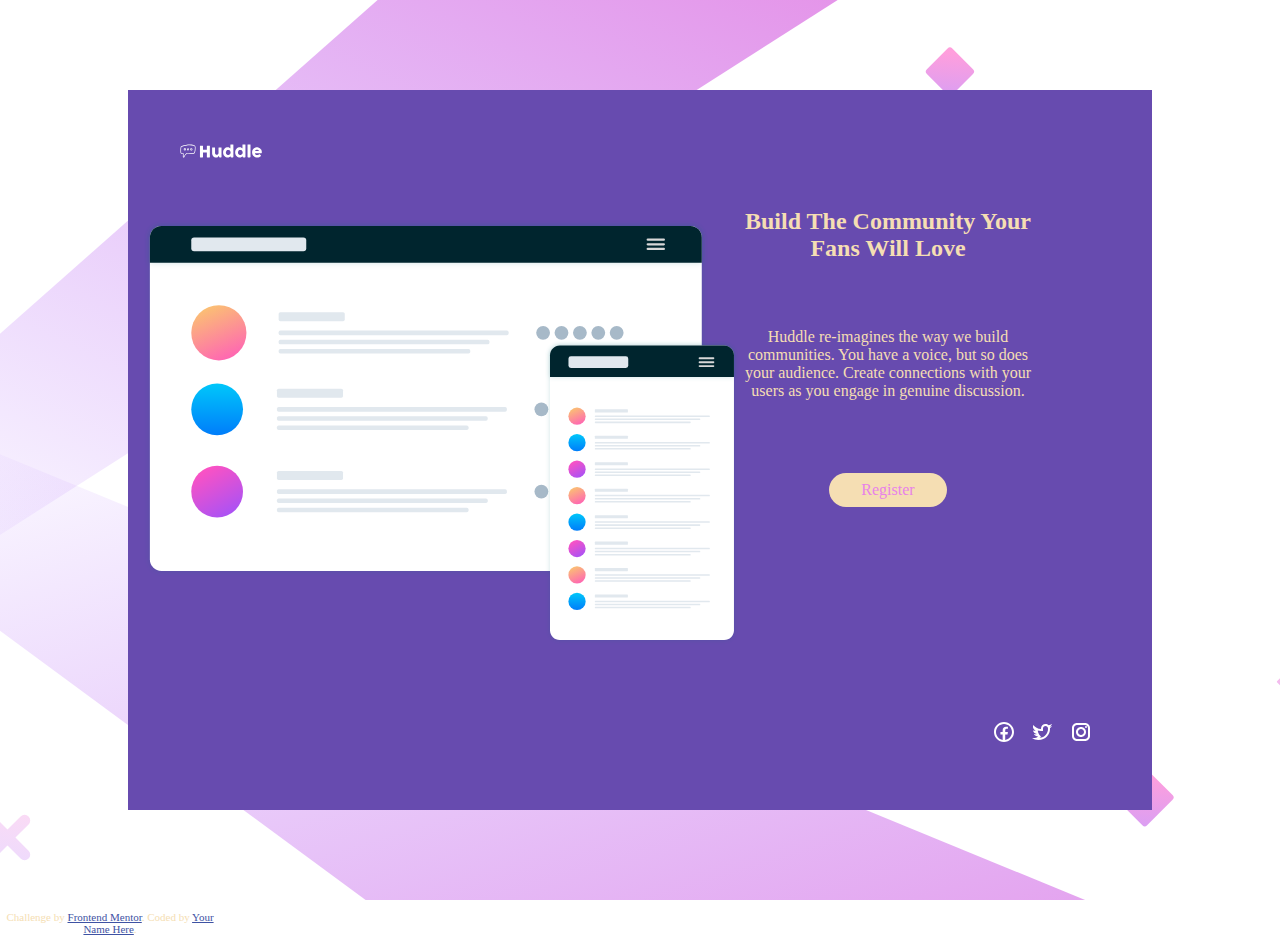
<file: css-newbie/huddle-landing-page-with-single-introductory-section-master/src/index.html>
<!DOCTYPE html>
<html lang="en">
<head>
  <meta charset="UTF-8">
  <meta name="viewport" content="width=device-width, initial-scale=1.0"> <!-- displays site properly based on user's device -->

  <link rel="icon" type="image/png" sizes="32x32" href="./images/favicon-32x32.png">
  <link rel="stylesheet" href="style.css">
  
  <title>Frontend Mentor | Huddle landing page with single introductory section</title>

  <!-- Feel free to remove these styles or customise in your own stylesheet 👍 -->

  <style>
    .attribution { font-size: 11px; text-align: center; }
    .attribution a { color: hsl(228, 45%, 44%); }
  </style>
</head>
<body>


  <div class="container">
      <img src="./images/bg-mobile.svg" class="hide-for-desktop"/>
      <img src="./images/bg-desktop.svg" class="hide-for-mobile show-for-desktop"/>
    <section class="hero">
        <div class="hero_container">

      
      
        <div class="logo">
            <img src="./images/logo.svg"/>
        </div>

        <div class="hero_section">
            <div class="hero_img">
                   <img src="./images/illustration-mockups.svg" />
            </div>
            <div class="hero_details"> 
              <h2> Build The Community Your Fans Will Love
              </h2>
              <p>  Huddle re-imagines the way we build communities. You have a voice, but so does your audience. 
                Create connections with your users as you engage in genuine discussion. </p>


                <a href="#" class="btn">
                  Register
                </a>
              
                
            </div>
        
        </div>

      <div class="social_links">
        <div>
          <img src="./images/icons8-facebook.svg"/>
        </div>
        
       
     <div>
      <img src="./images/icons8-twitter.svg">
     </div>
    <div>
      <img src="./images/icons8-instagram.svg"/>

    </div>
      </div>
    
    
   
        </div>

    </section>
    

  </div>


   <!-- <img src="./images/bg-desktop.svg"/> -->






  <footer>
    <p class="attribution">
      Challenge by <a href="https://www.frontendmentor.io?ref=challenge" target="_blank">Frontend Mentor</a>. 
      Coded by <a href="#">Your Name Here</a>.
    </p>
  </footer>
</body>
</html>
</file>
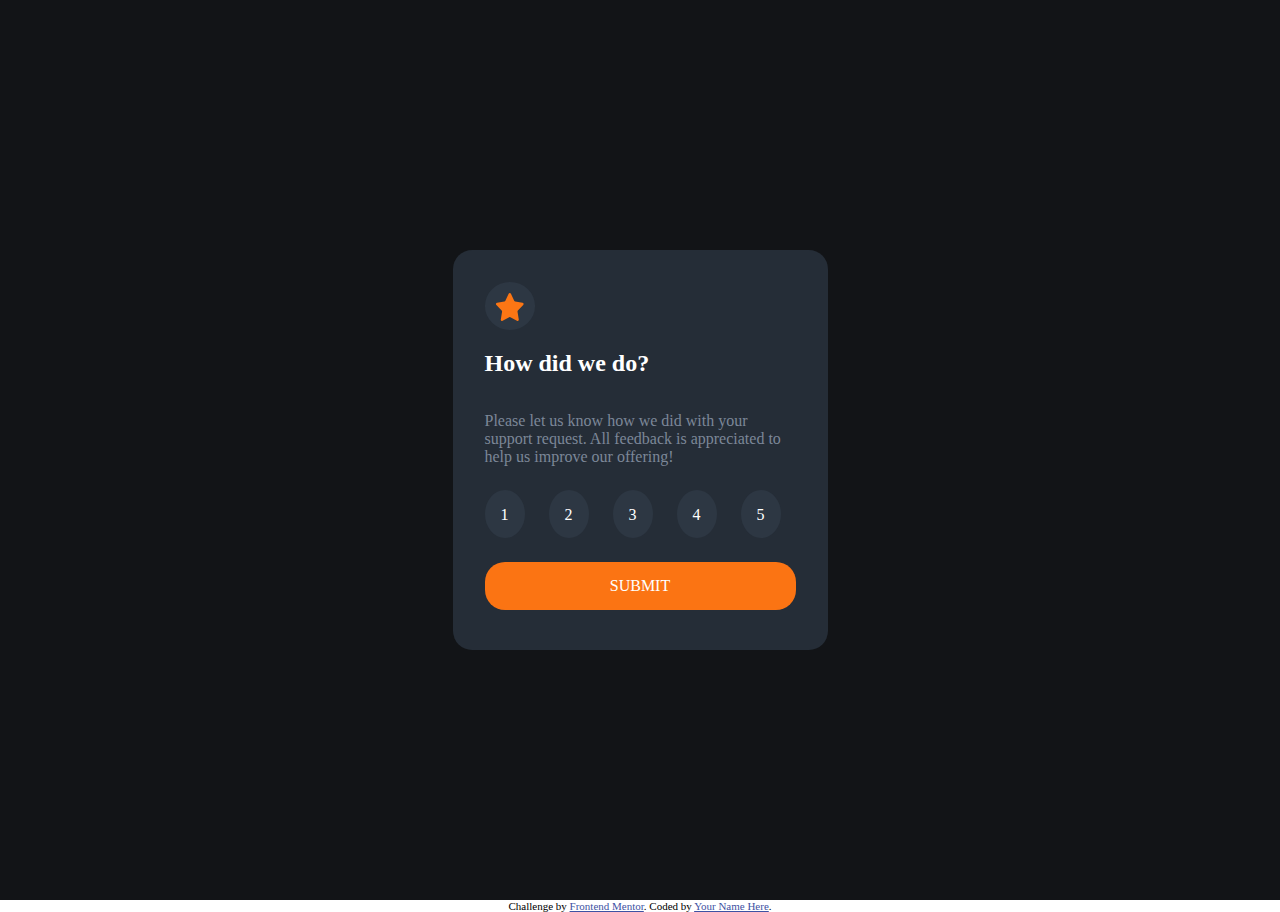
<file: css-newbie/Interactive Rating Component/src/index.html>
<!DOCTYPE html>
<html lang="en">
<head>
  <meta charset="UTF-8">
  <meta name="viewport" content="width=device-width, initial-scale=1.0"> <!-- displays site properly based on user's device -->
  <link rel="stylesheet" href="./style.css"/>
  <link rel="icon" type="image/png" sizes="32x32" href="./images/favicon-32x32.png">
  
  <title>Frontend Mentor | Interactive rating component</title>

  <!-- Feel free to remove these styles or customise in your own stylesheet 👍 -->
  <style>
    .attribution { font-size: 11px; text-align: center; }
    .attribution a { color: hsl(228, 45%, 44%); }
  </style>
</head>
<body>

  <!-- Rating state start -->
 

  <div class="container">
  <!-- rating card -->
    <div class="card" id="rating_card">
      <span class="icon">
        <img src="./images/icon-star.svg"/>
      </span>

      <h2>How did we do?</h2>

      <p>
        Please let us know how we did with your support request. All feedback is appreciated 
        to help us improve our offering!
      </p>
     
    
      <section class="rating">
        <span class="icon rate">1</span> 
        <span class="icon rate">2</span> 
        <span class="icon rate">3</span> 
        <span class="icon rate">4</span> 
        <span class="icon rate">5</span> 

      </section>
   
    
      <div>
        <a href="#" class="btn">
       
         Submit
        </a>
      </div>

    </div>
     
    <!-- thank you card -->
    <div class="card hidden" id="thanks">
      <div class="hero_img">
        
        <img src="./images/illustration-thank-you.svg"/>
        <span> You selected <label id="rate">5</label>  out of 5</span>
      </div>
     
     <div class="details">
      
      <h2>Thank you!</h2>
    
      <p>
        We appreciate you taking the time to give a rating. If you ever need more support, 
        don’t hesitate to get in touch!
      </p>
     
     </div>
   
    </div>
  </div>


  <!-- Rating state end -->

  <!-- Thank you state start -->

 

  <!-- Thank you state end -->

  
  <div class="attribution">
    Challenge by <a href="https://www.frontendmentor.io?ref=challenge" target="_blank">Frontend Mentor</a>. 
    Coded by <a href="#">Your Name Here</a>.
  </div>

  <script>
    let rating = 0;
    document.querySelector(".rating").addEventListener("click", (e)=> {
      const allRatings = [1, 2, 3, 4, 5]
    
      if(allRatings.includes(+e.target.outerText)){
         
        const childs = document.querySelector(".rating").children
        for(let i = 0; i < childs.length; i++){
         childs.item(i).classList.remove("selected")
        }
        rating = e.target.outerText
        e.target.classList.add("selected")
      }
    })

    document.querySelector(".btn").addEventListener("click", ()=> {

       if(rating === 0) return; 
      document.querySelector("#rating_card").classList.add("hidden")
      document.querySelector("#rate").innerHTML = rating
      document.querySelector("#thanks").classList.remove("hidden")
    })
  </script>
</body>
</html>
</file>
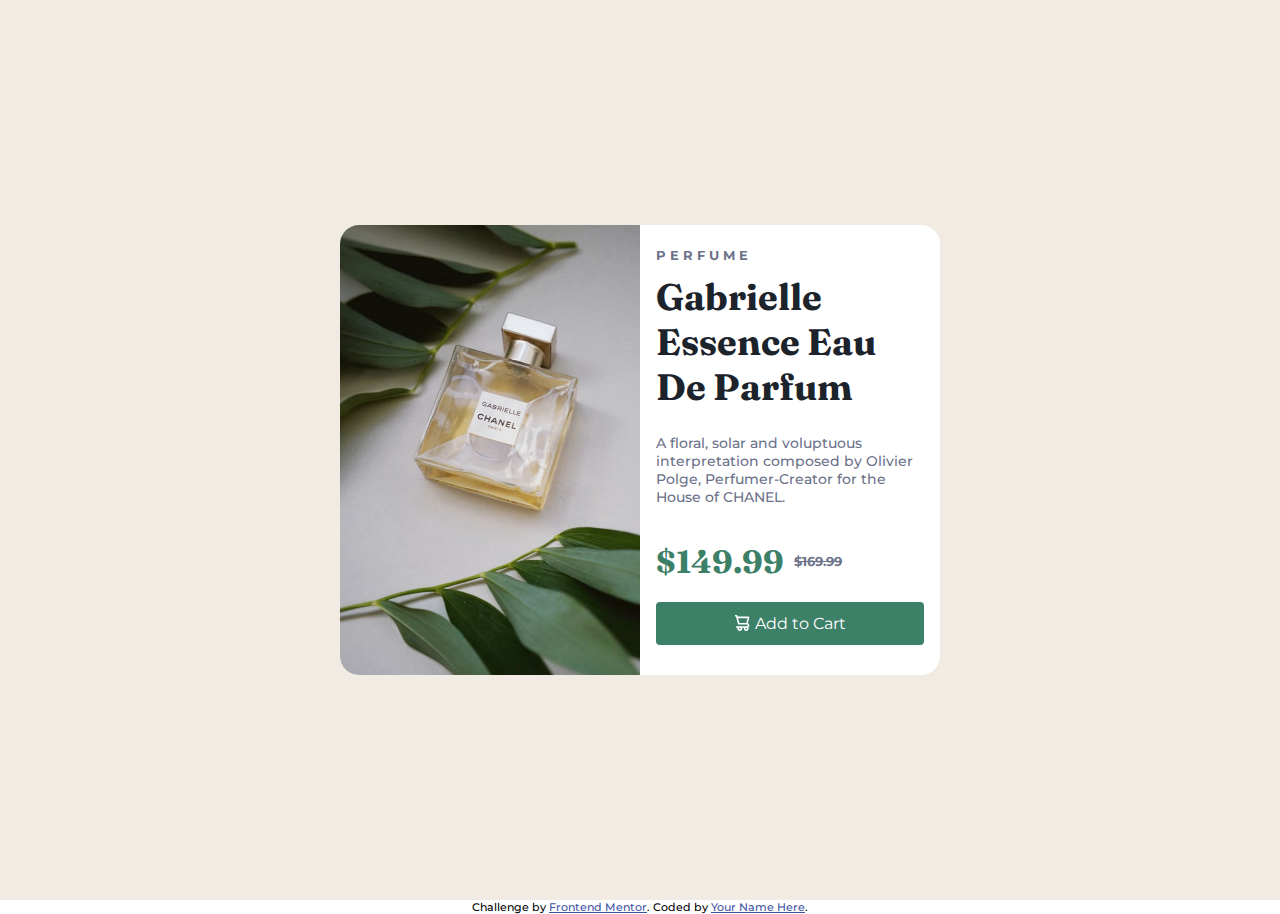
<file: css-newbie/Product Preview Card/src/index.html>
<!DOCTYPE html>
<html lang="en">
<head>
  <meta charset="UTF-8">
  <meta name="viewport" content="width=device-width, initial-scale=1.0"> <!-- displays site properly based on user's device -->

 
 
  <link rel="icon" type="image/png" sizes="32x32" href="./images/favicon-32x32.png">
  <link rel="preconnect" href="https://fonts.googleapis.com">
  <link rel="preconnect" href="https://fonts.gstatic.com" crossorigin>

  <link href="https://fonts.googleapis.com/css2?family=Fraunces:opsz,wght@9..144,700&family=Montserrat:wght@500;700&display=swap" rel="stylesheet">

  <link rel="stylesheet" href="style.css">

  <title>Frontend Mentor | Product preview card component</title>

  <!-- Feel free to remove these styles or customise in your own stylesheet 👍 -->
  <style>
    .attribution { font-size: 11px; text-align: center; }
    .attribution a { color: hsl(228, 45%, 44%); }
  </style>
</head>
<body>



  <div class="container">
  
    <div class="product_card">
 
      <section class="product_img">
        <img src="./images/image-product-mobile.jpg" class="hidden-for-desktop"/>

        <img src="./images/image-product-desktop.jpg" class="show-for-desktop hidden-for-mobile"/>

      </section>

      <section class="product_details">
      
      <small>perfume</small>
       <h2>Gabrielle Essence Eau De Parfum</h2> 
      
       <p>
          A floral, solar and voluptuous interpretation composed by Olivier Polge, 
          Perfumer-Creator for the House of CHANEL.
       </p>
    
      
       <h1>$149.99 <span>$169.99</span></h1>
        
        
      <div>
        <a href="#" class="btn">
          <img src="./images/icon-cart.svg"/>
          Add to Cart
        </a>
      </div>
       
      
      </section>
 
    </div>

  </div>

  
  <div class="attribution">
    Challenge by <a href="https://www.frontendmentor.io?ref=challenge" target="_blank">Frontend Mentor</a>. 
    Coded by <a href="#">Your Name Here</a>.
  </div>
</body>
</html>
</file>
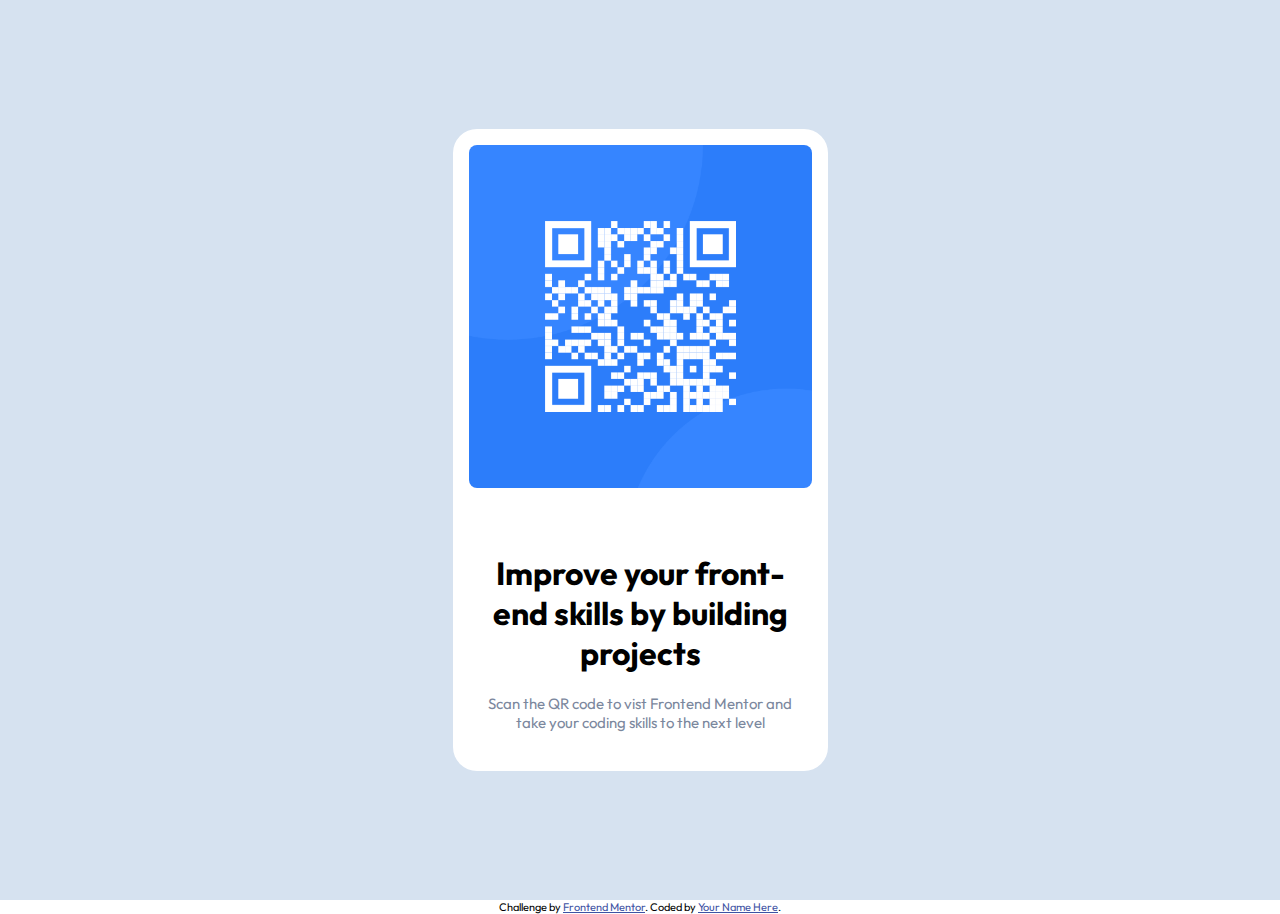
<file: css-newbie/QR Code Component/src/index.html>
<!DOCTYPE html>
<html lang="en">
<head>
  <meta charset="UTF-8">
  <meta name="viewport" content="width=device-width, initial-scale=1.0"> <!-- displays site properly based on user's device -->
  <link rel="preconnect" href="https://fonts.googleapis.com"><link rel="preconnect" href="https://fonts.gstatic.com" crossorigin><link href="https://fonts.googleapis.com/css2?family=Outfit:wght@400;700&display=swap" rel="stylesheet">
  
  <link rel="icon" type="image/png" sizes="32x32" href="./images/favicon-32x32.png">
  <link rel="stylesheet" href="style.css">
  <title>Frontend Mentor | QR code component</title>

  <!-- Feel free to remove these styles or customise in your own stylesheet 👍 -->
  <style>
    .attribution { font-size: 11px; text-align: center; }
    .attribution a { color: hsl(228, 45%, 44%); }
  </style>
</head>
<body>


  <div class="container">

    <div class="QR_card">

      <img src="./images/image-qr-code.png">

      <section>
        <h1>Improve your front-end skills by building projects</h1>

        <p>Scan the QR code to vist Frontend Mentor and take your coding skills to the next level</p>
      </section>

    </div>

  </div>
  
  <div class="attribution">
    Challenge by <a href="https://www.frontendmentor.io?ref=challenge" target="_blank">Frontend Mentor</a>. 
    Coded by <a href="#">Your Name Here</a>.
  </div>
</body>
</html>
</file>
<file: css-newbie/huddle-landing-page-with-single-introductory-section-master/src/style.css>
*{
    box-sizing: border-box;
}

:root{
    --violet: hsl(257, 40%, 49%);
    --soft-magenta: hsl(300, 69%, 71%);

    --mobile: 375px;
    --desktop: 1024px;
}

body {
    padding: 0;
    margin: 0;
    color: wheat;

}

h2 {
    padding: .5em 0;
    margin: 0;
}

.container{
    display: flex; 
    justify-content: center;
    align-items: center;
    height: 100vh;
    position: relative;
    background-color: var(--violet);

}

.hero {
    height: 100%;
   
    max-width: var(--desktop);

}

.hero_container{
    padding: 1em;
    height:100%;
   
}


 img {
    height: 100%;
    width: 100%;
    object-fit: cover;
    object-position: center;
    position: absolute;

}

.logo{
    height: 10vh;
    width: 48px;
    display: flex;
    justify-content: flex-start;
    align-items: center;
}


.logo img {

    height: 120px;
     width: 120px;
     object-fit:scale-down;
    
}

.hero_section {
    height: 75vh;
}

.hero_img {
    height: 40%;
    position: relative;
 
}

.hero_img img {
   /* position: absolute; */
   height: 100%;
   /* width: 4%; */
   object-fit: scale-down;
   object-position: center;

}

.hero_details{
    display: grid;
    justify-items: center;
    height: 50%;
    text-align: center;
   

}

p{
    max-width: 50ch;
}


.social_links{

    display: flex;
    justify-content: center;
 

    height: 10vh;
    width: 100%;
  
}

.social_links img {
    width: 24px;
    height: 24px;
    
}

.social_links > svg {
    fill: white;
}

.social_links div {
    padding: 0 2em;

}
/* .hero_details p {
    max-width: var(--mobile);
} */

.btn {


    display: inline-block;
    align-self: center;
    /* outline: 0; */
    /* appearance: none; */
    padding: .5em 2em;
    margin-bottom: .5em;
    border: 0px solid transparent;
    border-radius: 20px;
    text-decoration: none;
    cursor: pointer;
    background-color: wheat;
    /* box-shadow: rgb(19 170 82 / 40%) 0px 2px 3px; */
    color:var(--soft-magenta);
    /* font-size: 14px; */
    font-weight: 400;
    width: fit-content;

    transition: all 150ms ease-in-out 0s;
  

}

.btn {
    display: flex;
    justify-content: center;
    align-items: center;
    gap: 5px;
   /* text-transform: uppercase; */
   
}

.btn:hover{
    background-color: var(--white);
    color: var(--orange);
}

.hide-for-desktop{
    display: none;
}

.hide-for-mobile{
    display: none;
}

@media screen and (min-width:1024px){
    .hero{
  
       height: 80%;

    }
    .hero_section{
        display: flex;

    }

    .hero_img{
      width: 60%;
    }
    
    .hero_details{
       width: 30%;
    }

    .hide-for-mobile {
        display: none;
    }

   .show-for-desktop{
      display: block;
   }

   .hero_img{
    height: 100%;
   }
   .hero_img img {
   
    position: relative;
    width: 100%;
    height: 70%;
    /* width: 4%; */
    object-fit: contain;


 }

 .logo img {
   padding-left: 2em;
    
}

.container{
    background-color: transparent;
}
.hero_container{
    position: relative;
    background-color: var(--violet);
}

    .social_links{
        justify-content: flex-end;
        position: absolute;
        /* top: 0; */
        bottom: 0;
        right: 4em;
    }

    .social_links div {
        padding: 0 1.2em;
    
    }

    p{
        max-width: 40ch;
    }
    
}
</file>
<file: css-newbie/Interactive Rating Component/src/style.css>
*{
    box-sizing: border-box;
}

:root{
    --orange:  hsl(25, 97%, 53%);
    --white: hsl(0, 0%, 100%);
    --light-grey: hsl(217, 12%, 63%);
    --medium-grey: hsl(216, 12%, 54%);
    --dark-blue: hsl(213, 19%, 18%);
    --dark-blue-lighter: hsl(213, 19%, 22%);
    --very-darkblue: hsl(216, 12%, 8%);
}

body{
    margin: 0; 
    padding: 0;
    

}



.container{
    display: flex; 
    justify-content: center;
    align-items: center;
    height: 100vh;
    background-color: var(--very-darkblue);
    padding: 1em;
}

.card {
  display: flex;
  flex-direction: column;
  background-color: var(--dark-blue);
  border-radius: 1.2em;
  max-width: 375px;
  height: fit-content;
  padding: 2em;
  color: var(--white);
}

p {
    color: var(--medium-grey);
    margin-bottom: 0;
}
.icon {
    background-color: var(--dark-blue-lighter);
    /* perfect circle start */
    border-radius: 50%;
    width: 48px;
    height: 48px;
    /* perfect circle end */
    width: max-content;
    padding: .7em;
}

.icon img {
    width: 28px;
    height: 28px;
    /* padding: 2em; */
    
}

.rating{
    display: flex;
    /* justify-content: space-evenly; */
    padding: 1.5em 0;
    
}

.rate {
    padding: 1em;
    margin-right:1.5em;
    cursor: pointer;
}

.rate:hover{
    background-color: var(--light-grey);
}

.selected {
    background-color: var(--orange);
}

.hero_img{
    display: grid;
    place-content: center;
    gap: 1em;
    padding-bottom: 1em;

}

.details{
    text-align: center;
}

.btn {


    display: inline-block;
    /* outline: 0; */
    /* appearance: none; */
    padding: 15px 12px;
    margin-bottom: .5em;
    border: 0px solid transparent;
    border-radius: 20px;
    text-decoration: none;
    cursor: pointer;
    background-color: var(--orange);
    /* box-shadow: rgb(19 170 82 / 40%) 0px 2px 3px; */
    color: rgb(255, 255, 255);
    /* font-size: 14px; */
    font-weight: 400;
    width: 100%;

    transition: all 150ms ease-in-out 0s;
  

}

.btn {
    display: flex;
    justify-content: center;
    align-items: center;
    gap: 5px;
   text-transform: uppercase;
   
}

.btn:hover{
    background-color: var(--white);
    color: var(--orange);
}



.hidden{
    display: none;
}
</file>
<file: css-newbie/Product Preview Card/src/style.css>
* {
    box-sizing: border-box;
        
   

}

:root{
    --dark-cyan: hsl(158, 36%, 37%);
    --dark-cyan-darker:hsl(158, 36%, 17%);
    --cream: hsl(30, 38%, 92%);


    --very-dark-blue: hsl(212, 21%, 14%);
    --dark-grayish-blue: hsl(228, 12%, 48%);
    --white:  hsl(0, 0%, 100%);
}

body{
    margin: 0;
    padding: 0;
  

    font-family: "Montserrat";
    font-weight: 500;


}



.container{
    height: 100vh;
    background-color: var(--cream);
    display: flex;
    justify-content: center;
    align-items: center;
    padding: 1em;
   
  
}

.product_card{
    max-width: 375px;
    height: fit-content;
    background-color: var(--white);
    border-radius: 1.2em;
    overflow: hidden;  
  

}

.product_img {
    height: 10em;
  
}

.product_img img{
   
    width: 100%;
    height: 100%;
  
    object-fit:cover;
    object-position: center;

}

.product_details{
    padding: 1em;
}

.product_details h2 {
    font-family: "Fraunces";
    font-weight: 700;
    margin: .3em 0;
    color: var(--very-dark-blue)
}

.product_details small {
    text-transform: uppercase;
    font-weight: 700;
    color: var(--dark-grayish-blue);
    letter-spacing: .3em;
}

.product_details p {
   
     font-size:14px;
    color: var(--dark-grayish-blue);
}

.product_details h1 {
    display: flex;
    color: var(--dark-cyan);
    font-family: "Fraunces";
}

.product_details h1 span {
    display: flex;
    align-items: center;
    padding-left: .8em;
    text-decoration-line: line-through;
    font-size: .4em;
    color: var(--dark-grayish-blue);
    font-family: "Montserrat";

}


.btn {


    display: inline-block;
    /* outline: 0; */
    /* appearance: none; */
    padding: 12px 12px;
    margin-bottom: .5em;
    border: 0px solid transparent;
    border-radius: 4px;
    text-decoration: none;
    cursor: pointer;
    background-color: var(--dark-cyan);
    /* box-shadow: rgb(19 170 82 / 40%) 0px 2px 3px; */
    color: rgb(255, 255, 255);
    /* font-size: 14px; */
    font-weight: 400;
    width: 100%;

    transition: all 150ms ease-in-out 0s;
  

}

.btn {
    display: flex;
    justify-content: center;
    align-items: center;
    gap: 5px;

}

.btn:hover{
    background-color: var(--dark-cyan-darker);
}

.hidden-for-mobile {
    display: none;
}

.show-for-mobile {
    display: block;
}

@media screen and (min-width:1024px){
    .hidden-for-desktop{
        display: none;
        
    }

    .show-for-desktop {
        display: block;
    }

    .product_card{
        display: flex;
        max-width: 600px;
    }
    .product_card > * {
        width: 50%;
    }

    .product_img {
        height: 100%;
    }


    .product_details {
        display: flex;
        flex-direction: column;
        justify-content: center;
    }

 

    .product_details h2 {
      font-size: 2.3em;
    }


}
</file>
<file: css-newbie/QR Code Component/src/style.css>
*{
    box-sizing: border-box;
}

:root{
    --light-gray:hsl(212, 45%, 89%);
    --grayish-blue:hsl(220, 15%, 55%); 
    --dark-blue: hsl(218, 44%, 22%);
    --radius: 1.5em;
}

body{
    padding: 0; 
    margin: 0;
    font-family: "Outfit";
}

h1 {
    font-weight: 700;
}

p{
    font-weight: 400;
    color: var(--grayish-blue)
}
.container{
    /* max-width: 1220px; */
    background-color: var(--light-gray);
    height: 100vh;
    display: flex;
    justify-content: center;
    align-items: center;
}

.QR_card{
    background-color: white;
    max-width: 375px;
    margin: 2em;
    height: max-content;
    border-radius: var(--radius);

}

.QR_card img {
    height: 40%;
    width: 100%;
    padding: 1em;
    border-radius: var(--radius);
}

.QR_card section{
    text-align: center;
    padding: 1.5em;
}

.QR_card p {
    font-size: 15px;
}
</file>
